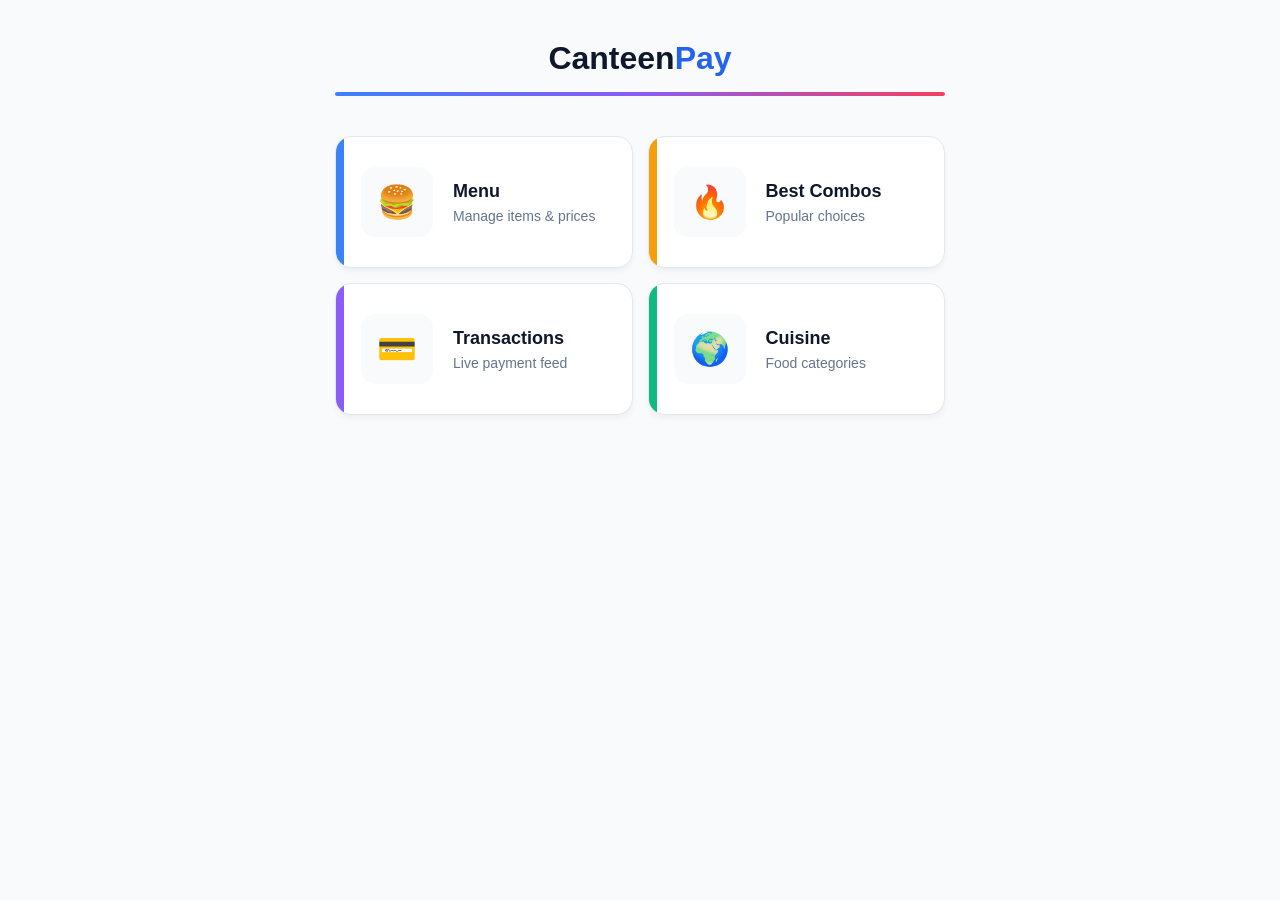
<file: INDEX.html>
<!DOCTYPE html>
<html lang="en">
<head>
    <meta charset="UTF-8">
    <meta name="viewport" content="width=device-width, initial-scale=1.0">
    <title>Smart Vending</title>
    <link rel="stylesheet" href="STYLE.css">
</head>
<body data-view="home-view">
    <div id="app-container">
        <header>
            <h1>Canteen<span class="highlight">Pay</span></h1>
            <div class="gradient-line"></div>
        </header>

        <main id="home-view" class="view active">
            <div class="button-grid">
                
                <button class="nav-btn card-blue" onclick="openView('menu-view')">
                    <div class="icon-wrapper"><span class="icon">🍔</span></div>
                    <div class="card-text">
                        <span class="btn-title">Menu</span>
                        <span class="btn-subtitle">Manage items & prices</span>
                    </div>
                </button>

                <button class="nav-btn card-orange" onclick="openView('combos-view')">
                    <div class="icon-wrapper"><span class="icon">🔥</span></div>
                    <div class="card-text">
                        <span class="btn-title">Best Combos</span>
                        <span class="btn-subtitle">Popular choices</span>
                    </div>
                </button>

                <button class="nav-btn card-purple" onclick="openView('transactions-view')">
                    <div class="icon-wrapper"><span class="icon">💳</span></div>
                    <div class="card-text">
                        <span class="btn-title">Transactions</span>
                        <span class="btn-subtitle">Live payment feed</span>
                    </div>
                </button>

                <button class="nav-btn card-green" onclick="openView('cuisine-view')">
                    <div class="icon-wrapper"><span class="icon">🌍</span></div>
                    <div class="card-text">
                        <span class="btn-title">Cuisine</span>
                        <span class="btn-subtitle">Food categories</span>
                    </div>
                </button>

            </div>
        </main>
        <main id="menu-view" class="view hidden">
            <div class="view-header">
                <h2>Menu</h2>
            </div>
            <button class="back-btn" onclick="openView('home-view')">← Back to Home</button>
            <div id="menu-loading" class="loading-state">
                <p>Syncing with Google Sheets...</p>
            </div>
            
            <div class="menu-list" id="menu-list">
                </div>

            <div class="edit-btn-container">
                <a href="#" id="btn-edit-db" target="_blank" class="btn-edit">✎ Click to edit</a>
            </div>
        </main>
        <main id="combos-view" class="view hidden">
            <div class="view-header">
                <button class="icon-btn" onclick="openView('home-view')">← Back</button>
                <h2>🔥 Best Combos</h2>
            </div>
            
            <div id="combos-loading" class="loading-state">
                <p>Fetching today's deals from database...</p>
            </div>
            
            <div class="combos-grid" id="combos-list"></div>

            <div class="bestsellers-section">
                <button class="btn-bestsellers" onclick="toggleBestsellers()">🏆 Show Top 5 Bestsellers Today</button>
                
                <div id="bestsellers-list" class="hidden">
                    <div class="bestseller-item"><span class="bestseller-rank">#1</span> <span>Chicken Biryani + Mint Lime</span></div>
                    <div class="bestseller-item"><span class="bestseller-rank">#2</span> <span>2 Samosa + Tea</span></div>
                    <div class="bestseller-item"><span class="bestseller-rank">#3</span> <span>Masala Dosa</span></div>
                    <div class="bestseller-item"><span class="bestseller-rank">#4</span> <span>Veg Puff + Coffee</span></div>
                    <div class="bestseller-item"><span class="bestseller-rank">#5</span> <span>Cold Coffee</span></div>
                </div>
            </div>
        </main>

        <main id="transactions-view" class="view hidden">
            <div class="view-header">
                <h2>💳 Live Transactions</h2>
            </div>
            <button class="back-btn" onclick="openView('home-view')">← Back to Home</button>

            <div id="transactions-loading" class="loading-state">
                <p>Loading live transactions...</p>
            </div>
            
            <div class="transactions-list" id="transactions-list">
                </div>

            <div class="bottom-actions">
                <a href="https://docs.google.com/spreadsheets/d/1fAIJlQZZk6Hcy06Hz1ojnACh565ppD3l9wwoQRW16KU/edit?gid=1621291327#gid=1621291327" id="btn-view-sheet" target="_blank" class="fancy-btn blue-gradient">
                    📊 View Database
                </a>
            </div>
        </main>

        <main id="cuisine-view" class="view hidden">
            <button class="back-btn" onclick="openView('home-view')">← Back to Home</button>
            <h2>Cuisine Types</h2>
            
            <div class="category-buttons">
                <button class="cat-btn veg-btn" onclick="loadCuisine('Veg')">🟢 Veg</button>
                <button class="cat-btn non-veg-btn" onclick="loadCuisine('Non-Veg')">🔴 Non-Veg</button>
                <button class="cat-btn drinks-btn" onclick="loadCuisine('Drinks')">🥤 Drinks</button>
            </div>

            <div id="cuisine-container" class="menu-grid">
                <p class="system-msg">Select a category above to view items.</p>
            </div>
        </main>
    </div>
    <script src="SERVER.js"></script>
</body>
</html>
</file>
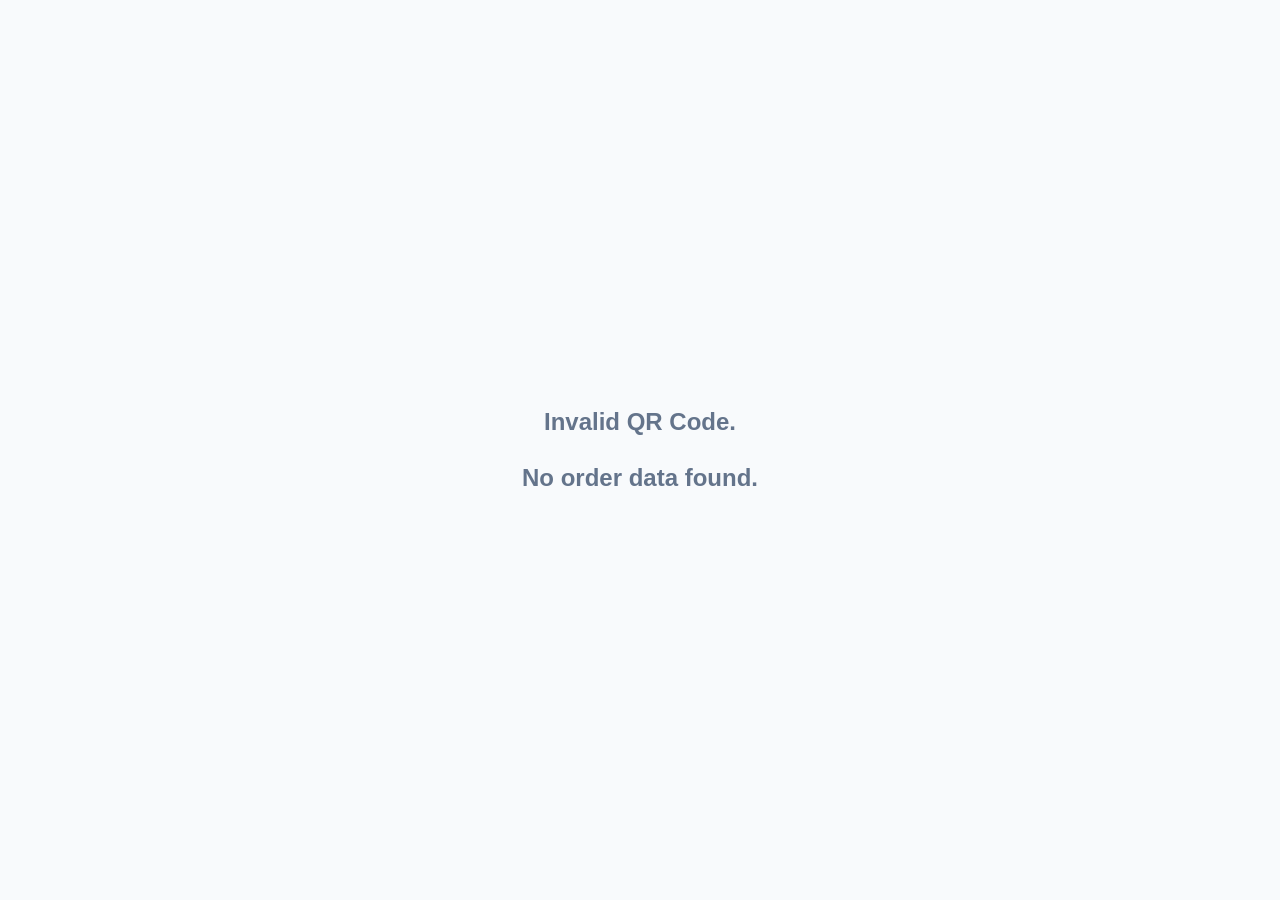
<file: receipt.html>
<!DOCTYPE html>
<html lang="en">
<head>
    <meta charset="UTF-8">
    <meta name="viewport" content="width=device-width, initial-scale=1.0">
    <title>CanteenPay - Digital Receipt</title>
    <style>
        body {
            font-family: -apple-system, BlinkMacSystemFont, "Segoe UI", sans-serif;
            background-color: #f8fafc;
            color: #0f172a;
            display: flex;
            justify-content: center;
            align-items: center;
            min-height: 100vh;
            margin: 0;
            padding: 20px;
            box-sizing: border-box;
        }

        .receipt-container {
            background: white;
            width: 100%;
            max-width: 400px;
            border-radius: 16px;
            box-shadow: 0 10px 25px rgba(0,0,0,0.1);
            padding: 30px;
            position: relative;
            overflow: hidden;
            display: none; /* Hidden until URL is parsed */
        }

        .receipt-container::after {
            content: "";
            position: absolute;
            bottom: -10px;
            left: 0;
            right: 0;
            height: 20px;
            background-size: 20px 20px;
            background-image: radial-gradient(circle at 10px 0, transparent 10px, white 11px);
        }

        .header { text-align: center; margin-bottom: 20px; }
        .header h1 { margin: 0; color: #2563eb; font-size: 28px; }
        .header p { margin: 5px 0 0 0; color: #64748b; font-size: 14px; }

        .token-container {
            text-align: center;
            background: #eff6ff;
            border: 2px dashed #3b82f6;
            border-radius: 12px;
            padding: 15px;
            margin: 0 0 20px 0;
        }
        .token-label {
            font-size: 12px;
            color: #3b82f6;
            font-weight: 700;
            letter-spacing: 1px;
            text-transform: uppercase;
        }
        .token-number {
            font-size: 42px;
            font-weight: 900;
            color: #1d4ed8;
            margin-top: 5px;
            line-height: 1;
        }
        
        .divider { border-top: 2px dashed #e2e8f0; margin: 20px 0; }
        .row { display: flex; justify-content: space-between; margin-bottom: 12px; font-size: 15px; }
        .label { color: #64748b; font-weight: 500; }
        .value { font-weight: 700; color: #0f172a; text-align: right; }
        
        .items-box { background: #f1f5f9; padding: 15px; border-radius: 10px; margin: 20px 0; }
        .total-row { display: flex; justify-content: space-between; align-items: center; margin-top: 20px; }
        .total-label { font-size: 20px; font-weight: 800; }
        .total-amount { font-size: 28px; font-weight: 900; color: #10b981; }

        .footer { text-align: center; margin-top: 30px; color: #94a3b8; font-size: 13px; }

        .btn-download {
            display: inline-block; 
            width: 80%; 
            background: #2563eb;
            color: white;
            text-align: center;
            padding: 15px;
            border-radius: 12px;
            text-decoration: none;
            font-weight: bold;
            margin: 25px auto 0; 
            transition: background 0.2s;
        }
        .btn-download:hover { background: #1d4ed8; }

        #loading-state { text-align: center; color: #64748b; font-size: 16px; padding: 40px 0; }
    </style>
</head>
<body>

    <div id="loading-state">
        <h2 id="status-msg">Generating your receipt... ⏳</h2>
    </div>

    <div id="receipt-card" class="receipt-container">
        <div class="header">
            <h1>CanteenPay</h1>
            <p>Official Digital Receipt</p>
        </div>

        <div class="token-container">
            <div class="token-label">Token Number</div>
            <div class="token-number" id="r-token">--</div>
        </div>

        <div class="row">
            <span class="label">Order Number:</span>
            <span class="value" id="r-order">#--</span>
        </div>
        <div class="row">
            <span class="label">Date & Time:</span>
            <span class="value" id="r-time">--</span>
        </div>

        <div class="divider"></div>

        <div class="items-box">
            <div class="label" style="margin-bottom: 8px;">Items Purchased:</div>
            <div class="value" id="r-info" style="text-align: left; font-size: 16px;">--</div>
        </div>

        <div class="divider"></div>

        <div class="total-row">
            <span class="total-label">Total Paid:</span>
            <span class="total-amount" id="r-amount">₹0</span>
        </div>

        <div style="text-align: center;">
            <a href="#" class="btn-download" onclick="window.print()">📥 Save / Print PDF</a>
        </div>

        <div class="footer">
            <p>Thank you for your purchase!</p>
            <p>Powered by CanteenPay System</p>
        </div>
    </div>

    <script>
        function generateInstantReceipt() {
            // 1. Grab all the data directly from the URL link
            const urlParams = new URLSearchParams(window.location.search);
            const orderNo = urlParams.get('order');
            
            if (!orderNo) {
                document.getElementById('status-msg').innerHTML = "Invalid QR Code.<br><br>No order data found.";
                return;
            }

            // 2. Parse the rest of the URL parameters
            const token = urlParams.get('token') || '0';
            let items = urlParams.get('items') || 'Unknown Items';
            items = items.replace(/_/g, " "); // Convert LIME_JUICE_x3 back to LIME JUICE x3
            const amount = urlParams.get('total') || '0';

            // 3. Generate the current time accurately on the customer's phone
            const now = new Date();
            const timeOptions = { month: 'short', day: 'numeric', year: 'numeric', hour: 'numeric', minute: '2-digit', hour12: true };
            const formattedTime = now.toLocaleString('en-US', timeOptions);

            // 4. Inject the data straight into the HTML
            document.getElementById('r-token').innerText = token;
            document.getElementById('r-order').innerText = '#' + orderNo;
            document.getElementById('r-time').innerText = formattedTime;
            document.getElementById('r-info').innerText = items;
            document.getElementById('r-amount').innerText = '₹' + amount;

            // 5. Hide the loading screen and show the receipt
            document.getElementById('loading-state').style.display = 'none';
            document.getElementById('receipt-card').style.display = 'block';
        }

        // Run the function immediately when the page loads
        generateInstantReceipt();
    </script>
</body>
</html>
</file>
<file: STYLE.css>
:root {
    --primary-color: #2563eb;
    --bg-color: #f8fafc;
    --text-color: #0f172a;
    --card-bg: #ffffff;
    
    --blue: #3b82f6;
    --purple: #8b5cf6;
    --green: #10b981;
    --orange: #f59e0b;
    --rose: #f43f5e;
}
.hidden {
    display: none !important;
}
* {
    box-sizing: border-box;
    margin: 0;
    padding: 0;
}

body {
    font-family: -apple-system, BlinkMacSystemFont, "Segoe UI", sans-serif;
    background-color: var(--bg-color);
    color: var(--text-color);
}

#app-container {
    max-width: 650px; 
    margin: 0 auto;
    padding: 20px;
    min-height: 100vh;
}

/* Header Styles */
header {
    text-align: center;
    margin-bottom: 40px;
    margin-top: 20px;
}

header h1 {
    font-size: 32px;
    color: var(--text-color);
    margin-bottom: 15px;
}

.highlight { color: var(--primary-color); }

.gradient-line {
    height: 4px;
    background: linear-gradient(90deg, #3b82f6, #8b5cf6, #f43f5e);
    border-radius: 4px;
    width: 100%;
}

/* Button Grid */
.button-grid {
    display: grid;
    grid-template-columns: 1fr 1fr;
    gap: 15px;
}

.nav-btn {
    background-color: var(--card-bg);
    border: 1px solid #e2e8f0;
    border-radius: 16px; 
    padding: 30px 25px; 
    cursor: pointer;
    box-shadow: 0 4px 6px -1px rgba(0, 0, 0, 0.05);
    display: flex;
    flex-direction: row; 
    align-items: center;
    gap: 20px; 
    text-align: left;
    position: relative;
    overflow: hidden;
    transition: all 0.2s ease;
}

.nav-btn::before {
    content: '';
    position: absolute;
    left: 0;
    top: 0;
    bottom: 0;
    width: 8px; 
}

.card-blue::before { background-color: var(--blue); }
.card-orange::before { background-color: var(--orange); }
.card-purple::before { background-color: var(--purple); }
.card-green::before { background-color: var(--green); }

/* Icon & Text Formatting */
.icon-wrapper {
    background-color: #f8fafc;
    padding: 16px; 
    border-radius: 14px;
    display: flex;
    align-items: center;
    justify-content: center;
}

.icon { 
    font-size: 32px; 
}

.card-text {
    display: flex;
    flex-direction: column;
    gap: 6px;
}

.btn-title {
    font-weight: 700;
    font-size: 18px; 
    color: var(--text-color);
}

.btn-subtitle {
    font-weight: 400;
    font-size: 14px; 
    color: #64748b;
}

/* View Toggling */
.view { display: none; }
.view.active { display: block; }

.back-btn {
    background: #ffffff;
    border: 1.5px solid #e2e8f0;
    border-radius: 20px;
    color: #475569;
    font-family: -apple-system, BlinkMacSystemFont, "Segoe UI", sans-serif;
    font-size: 14px;
    font-weight: 600;
    cursor: pointer;
    padding: 8px 18px;
    display: inline-flex;
    align-items: center;
    margin-top: 5px !important;
    margin-left: 10px !important;
    gap: 10px;
    box-shadow: 0 2px 4px rgba(0,0,0,0.05);
    transition: all 0.2s ease;
}

.back-btn:hover {
    color: #2563eb;
    border-color: #2563eb;
    background: #eff6ff;
}

/* --- MENU VIEW STYLES --- */
.view-header h2 {
    flex: 1;
    text-align: center;
    font-size: 24px;
    margin-top: -10px;
}

.icon-btn {
    background: var(--bg-color);
    border: 1px solid #e2e8f0;
    padding: 10px 15px;
    border-radius: 10px;
    cursor: pointer;
    font-weight: 600;
    color: var(--text-color);
    transition: all 0.2s;
}

.icon-btn:hover { background: #e2e8f0; }

.menu-item {
    background-color: var(--card-bg);
    padding: 16px;
    border-radius: 12px;
    box-shadow: 0 2px 4px rgba(0,0,0,0.05);
    border-left: 4px solid var(--primary-color);
    
    /* 3 separate columns */
    display: grid;
    grid-template-columns: 30px 1fr auto; 
    gap: 15px; 
    align-items: center;
}

.menu-grid { 
    display: flex; 
    flex-direction: column; 
    gap: 12px; 
    margin-top: 40px !important; 
}

.item-no {
    font-weight: bold;
    color: #64748b;
    font-size: 16px;
}

.item-name { 
    font-weight: bold; 
    font-size: 18px; 
}

.item-price { 
    font-weight: bold; 
    color: var(--primary-color); 
    font-size: 18px; 
}

.edit-btn-container {
    display: flex;
    justify-content: flex-end;
    margin-top: 20px;
}

.btn-edit {
    background-color: var(--text-color);
    color: var(--card-bg);
    text-decoration: none;
    padding: 12px 24px;
    border-radius: 10px;
    font-weight: 600;
    display: flex;
    align-items: center;
    gap: 8px;
    transition: all 0.2s;
    box-shadow: 0 4px 6px rgba(0,0,0,0.1);
}

.btn-edit:hover {
    background-color: #334155;
    transform: translateY(-2px);
}

.view h2 {
    margin-top: 5px !important; 
    margin-bottom: 10px !important; 
    line-height: 1 !important; 
}

/* --- CUISINE PAGE STYLES --- */
.category-buttons {
    display: flex;
    gap: 15px;
    margin-bottom: 20px;
    margin-top: 10px;
}

.cat-btn {
    flex: 1;
    padding: 15px;
    border: none;
    border-radius: 12px;
    font-size: 16px;
    font-weight: bold;
    cursor: pointer;
    box-shadow: 0 2px 4px rgba(0,0,0,0.1);
    transition: transform 0.2s ease;
}

.cat-btn:active {
    transform: scale(0.95);
}

.veg-btn {
    background-color: #dcfce7;
    color: #166534;
    border: 2px solid #22c55e;
}

.non-veg-btn {
    background-color: #fee2e2;
    color: #991b1b;
    border: 2px solid #ef4444;
}

.drinks-btn {
    background-color: #f3f4f6; 
    color: #374151; 
    border: 2px solid #6b7280; 
}

.loading-state { text-align: center; padding: 40px; color: #64748b; }

#cuisine-view h2 {
    margin-top: 25px !important; 
}

/* --- COMBOS VIEW STYLES --- */
.combos-grid {
    display: flex;
    flex-direction: column;
    gap: 20px;
    margin-bottom: 30px;
    margin-top: 20px;
}

.combo-card {
    background: linear-gradient(135deg, #ffffff, #f8fafc);
    border: 2px solid #e2e8f0;
    border-radius: 20px;
    padding: 25px; 
    min-height: 180px; /* <--- Makes the box tall enough to see the picture */
    box-shadow: 0 10px 15px -3px rgba(0, 0, 0, 0.05);
    display: flex;
    justify-content: space-between; 
    align-items: flex-end; /* <--- Pushes text down so it doesn't block the center of the image */
    transition: transform 0.2s, box-shadow 0.2s;
    
    /* ADD THESE 3 LINES FOR THE BACKGROUND IMAGES: */
    background-size: cover;
    background-position: center;
    background-repeat: no-repeat;
}

.combo-card:hover {
    transform: translateY(-5px);
    box-shadow: 0 20px 25px -5px rgba(0, 0, 0, 0.1);
    border-color: var(--orange);
}

.combo-title { font-size: 20px; font-weight: 800; color: var(--text-color); margin-bottom: 5px; }
.combo-desc { font-size: 15px; color: var(--text-muted); font-weight: 500;}

.combo-pricing {
    background: #d1fae5;
    color: #065f46;
    padding: 10px 18px;
    border-radius: 12px;
}
.new-price { font-size: 22px; font-weight: 800; }

/* Bestsellers Section */
.bestsellers-section { margin-top: 40px; }

.btn-bestsellers {
    width: 100%;
    background: linear-gradient(90deg, var(--orange), var(--rose));
    color: white;
    border: none;
    padding: 18px;
    border-radius: 14px;
    font-size: 18px;
    font-weight: 700;
    cursor: pointer;
    box-shadow: 0 4px 6px rgba(0,0,0,0.1);
    transition: opacity 0.2s;
}
.btn-bestsellers:hover { opacity: 0.9; }

#bestsellers-list {
    margin-top: 15px;
    background: white;
    border: 2px solid var(--border);
    border-radius: 14px;
    padding: 20px;
}

.bestseller-item {
    display: flex;
    align-items: center;
    padding: 12px 0;
    border-bottom: 1px solid var(--bg-color);
    font-size: 16px;
    font-weight: 600;
}
.bestseller-item:last-child { border-bottom: none; }
.bestseller-rank { font-weight: 800; color: var(--orange); margin-right: 15px; font-size: 18px; }

/* ==================================================== */
/* --- TRANSACTIONS VIEW STYLES & PREMIUM BUTTONS --- */
/* ==================================================== */

.transactions-list {
    display: flex;
    flex-direction: column;
    gap: 10px;
    margin-top: 20px;
    margin-bottom: 30px; 
}

/* Updated for 4 columns: Time | Order No | Info | Amount */
.tx-row {
    background: white;
    padding: 15px;
    border-radius: 10px;
    border: 1px solid #e2e8f0;
    display: grid;
    grid-template-columns: 70px 50px 1fr auto; 
    gap: 12px;
    align-items: center;
}

.tx-time { font-size: 12px; color: #64748b; font-weight: 600; }
.tx-order-no { font-size: 13px; font-weight: 800; color: var(--orange); }
.tx-desc { font-weight: bold; color: var(--text-color); font-size: 14px;}
.tx-amount { font-weight: 800; color: var(--green); font-size: 16px;}

.tx-divider {
    background: #f1f5f9;
    color: #475569;
    text-align: center;
    padding: 10px;
    font-weight: bold;
    letter-spacing: 2px;
    border-radius: 8px;
    font-size: 12px;
}

/* --- PREMIUM BOTTOM BUTTONS --- */
/* --- PREMIUM BOTTOM BUTTONS --- */
.bottom-actions {
    display: flex;
    justify-content: space-between;
    gap: 15px;
    margin-top: auto; 
    padding-top: 20px;
}

.fancy-btn {
    flex: 1;
    display: flex;
    align-items: center;
    justify-content: center;
    gap: 8px;
    padding: 16px 20px;
    border-radius: 14px;
    font-size: 15px;
    font-weight: 700;
    color: white !important; /* <--- This forces the text to stay white! */
    border: none;
    cursor: pointer;
    text-decoration: none !important; /* <--- This forces the underline to disappear! */
    box-shadow: 0 4px 6px rgba(0,0,0,0.1);
    transition: all 0.2s ease;
}

.fancy-btn:hover {
    transform: translateY(-3px);
    box-shadow: 0 8px 15px rgba(0,0,0,0.15);
}

.fancy-btn:active {
    transform: translateY(0);
}

.blue-gradient { background: linear-gradient(135deg, #3b82f6, #2563eb); }
.red-gradient { background: linear-gradient(135deg, #ef4444, #dc2626); }
</file>
